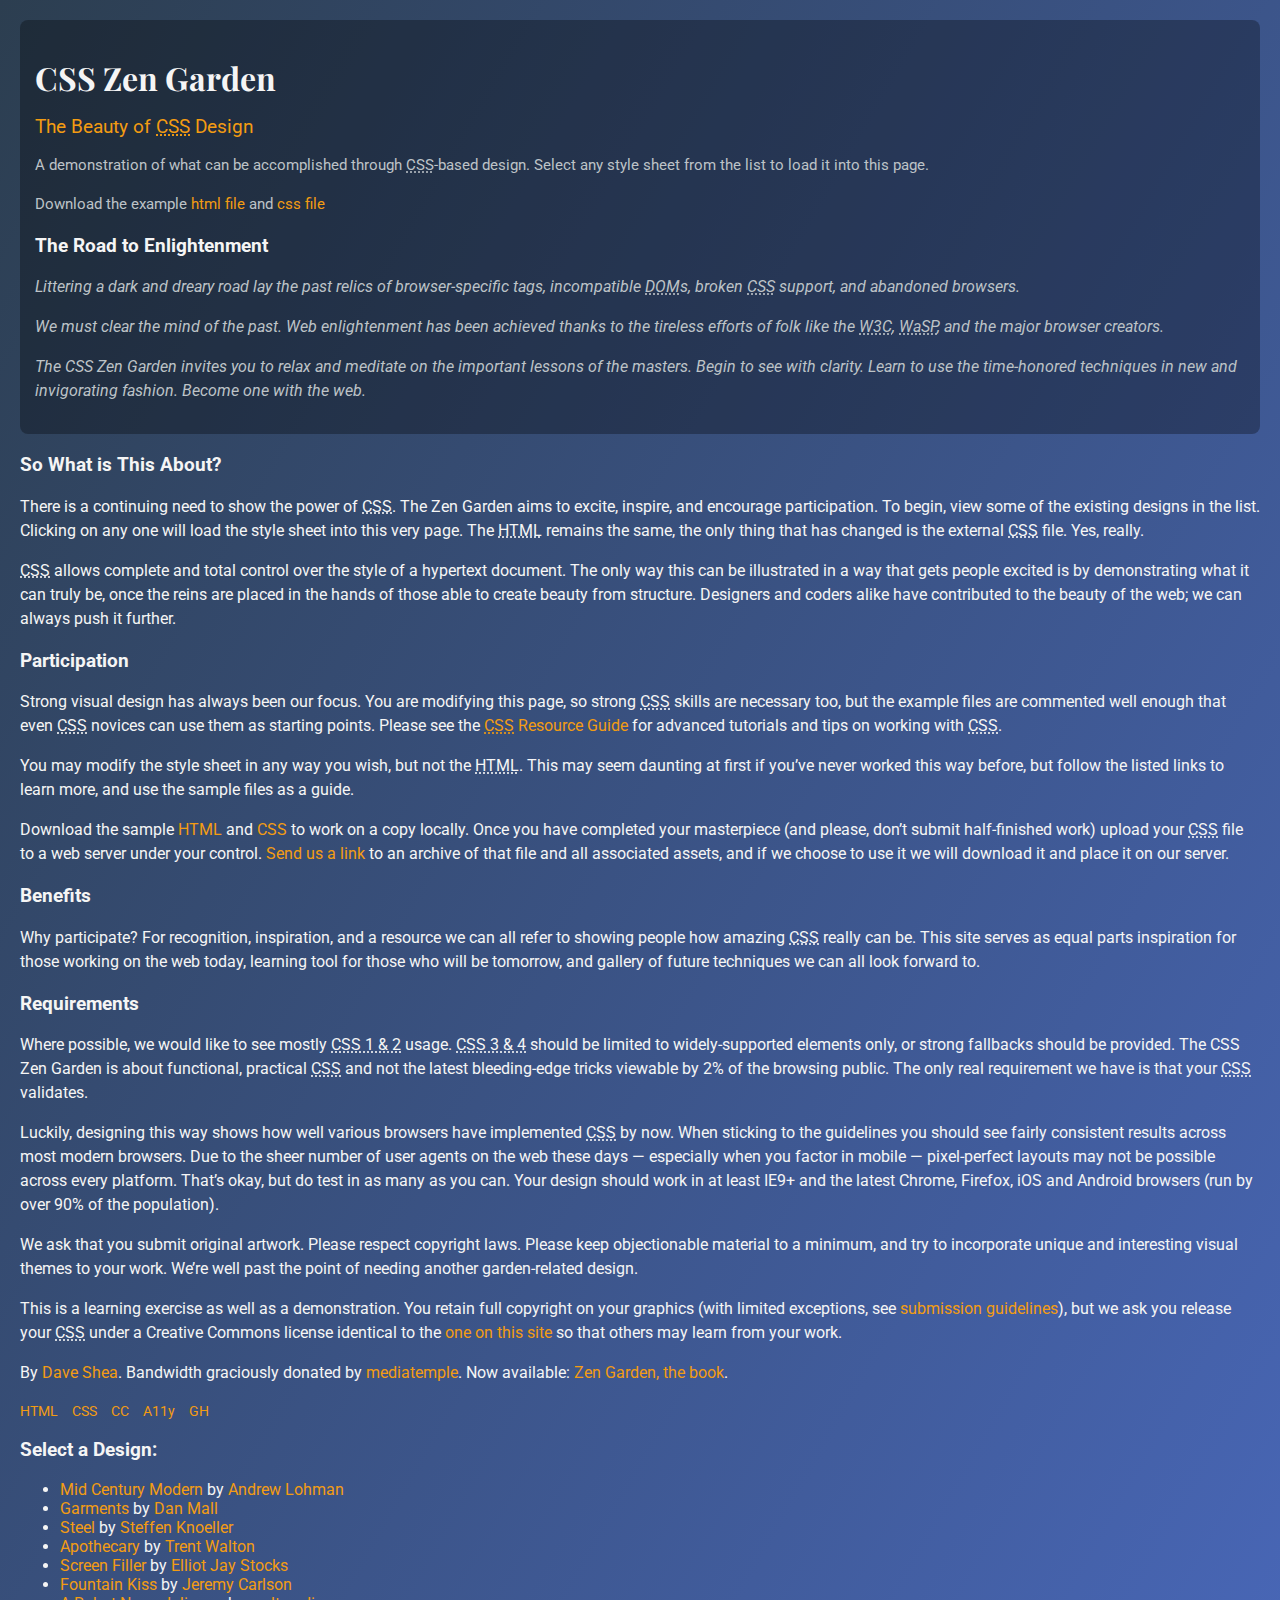
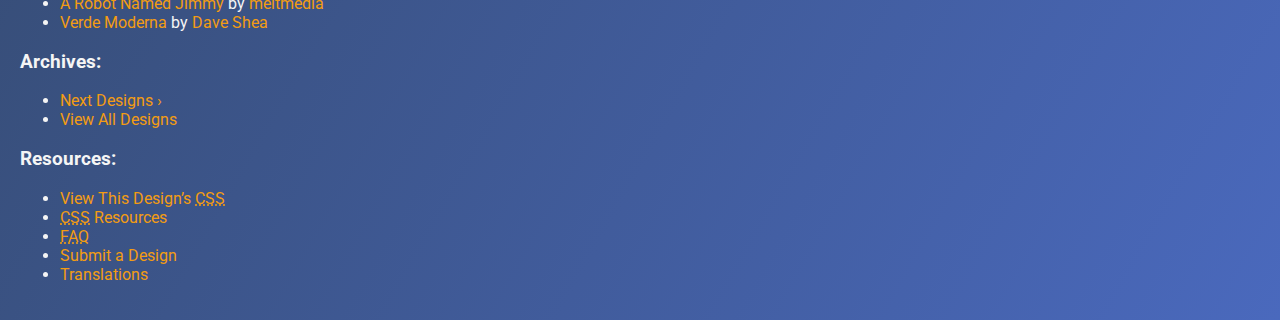
<file: Assignment 1/index.html>
<!DOCTYPE html>
<html lang="en">
<head>
	<meta charset="utf-8">
	<title>CSS Zen Garden: The Beauty of CSS Design</title>

	<link rel="stylesheet" media="screen" href="style.css?v=8may2013">
	<link rel="alternate" type="application/rss+xml" title="RSS" href="http://www.csszengarden.com/zengarden.xml">

	<meta name="viewport" content="width=device-width, initial-scale=1.0">
	<meta name="author" content="Dave Shea">
	<meta name="description" content="A demonstration of what can be accomplished visually through CSS-based design.">
	<meta name="robots" content="all">


	<!--[if lt IE 9]>
	<script src="script/html5shiv.js"></script>
	<![endif]-->
</head>

<!--



	View source is a feature, not a bug. Thanks for your curiosity and
	interest in participating!

	Here are the submission guidelines for the new and improved csszengarden.com:

	- CSS3? Of course! Prefix for ALL browsers where necessary.
	- go responsive; test your layout at multiple screen sizes.
	- your browser testing baseline: IE9+, recent Chrome/Firefox/Safari, and iOS/Android
	- Graceful degradation is acceptable, and in fact highly encouraged.
	- use classes for styling. Don't use ids.
	- web fonts are cool, just make sure you have a license to share the files. Hosted
	  services that are applied via the CSS file (ie. Google Fonts) will work fine, but
	  most that require custom HTML won't. TypeKit is supported, see the readme on this
	  page for usage instructions: https://github.com/mezzoblue/csszengarden.com/

	And a few tips on building your CSS file:

	- use :first-child, :last-child and :nth-child to get at non-classed elements
	- use ::before and ::after to create pseudo-elements for extra styling
	- use multiple background images to apply as many as you need to any element
	- use the Kellum Method for image replacement, if still needed. http://goo.gl/GXxdI
	- don't rely on the extra divs at the bottom. Use ::before and ::after instead.

		
-->

<body id="css-zen-garden">
<div class="page-wrapper">

	<section class="intro" id="zen-intro">
		<header role="banner">
			<h1>CSS Zen Garden</h1>
			<h2>The Beauty of <abbr title="Cascading Style Sheets">CSS</abbr> Design</h2>
		</header>

		<div class="summary" id="zen-summary" role="article">
			<p>A demonstration of what can be accomplished through <abbr title="Cascading Style Sheets">CSS</abbr>-based design. Select any style sheet from the list to load it into this page.</p>
			<p>Download the example <a href="/examples/index" title="This page's source HTML code, not to be modified.">html file</a> and <a href="/examples/style.css" title="This page's sample CSS, the file you may modify.">css file</a></p>
		</div>

		<div class="preamble" id="zen-preamble" role="article">
			<h3>The Road to Enlightenment</h3>
			<p>Littering a dark and dreary road lay the past relics of browser-specific tags, incompatible <abbr title="Document Object Model">DOM</abbr>s, broken <abbr title="Cascading Style Sheets">CSS</abbr> support, and abandoned browsers.</p>
			<p>We must clear the mind of the past. Web enlightenment has been achieved thanks to the tireless efforts of folk like the <abbr title="World Wide Web Consortium">W3C</abbr>, <abbr title="Web Standards Project">WaSP</abbr>, and the major browser creators.</p>
			<p>The CSS Zen Garden invites you to relax and meditate on the important lessons of the masters. Begin to see with clarity. Learn to use the time-honored techniques in new and invigorating fashion. Become one with the web.</p>
		</div>
	</section>

	<div class="main supporting" id="zen-supporting" role="main">
		<div class="explanation" id="zen-explanation" role="article">
			<h3>So What is This About?</h3>
			<p>There is a continuing need to show the power of <abbr title="Cascading Style Sheets">CSS</abbr>. The Zen Garden aims to excite, inspire, and encourage participation. To begin, view some of the existing designs in the list. Clicking on any one will load the style sheet into this very page. The <abbr title="HyperText Markup Language">HTML</abbr> remains the same, the only thing that has changed is the external <abbr title="Cascading Style Sheets">CSS</abbr> file. Yes, really.</p>
			<p><abbr title="Cascading Style Sheets">CSS</abbr> allows complete and total control over the style of a hypertext document. The only way this can be illustrated in a way that gets people excited is by demonstrating what it can truly be, once the reins are placed in the hands of those able to create beauty from structure. Designers and coders alike have contributed to the beauty of the web; we can always push it further.</p>
		</div>

		<div class="participation" id="zen-participation" role="article">
			<h3>Participation</h3>
			<p>Strong visual design has always been our focus. You are modifying this page, so strong <abbr title="Cascading Style Sheets">CSS</abbr> skills are necessary too, but the example files are commented well enough that even <abbr title="Cascading Style Sheets">CSS</abbr> novices can use them as starting points. Please see the <a href="/pages/resources/" title="A listing of CSS-related resources"><abbr title="Cascading Style Sheets">CSS</abbr> Resource Guide</a> for advanced tutorials and tips on working with <abbr title="Cascading Style Sheets">CSS</abbr>.</p>
			<p>You may modify the style sheet in any way you wish, but not the <abbr title="HyperText Markup Language">HTML</abbr>. This may seem daunting at first if you&#8217;ve never worked this way before, but follow the listed links to learn more, and use the sample files as a guide.</p>
			<p>Download the sample <a href="/examples/index" title="This page's source HTML code, not to be modified.">HTML</a> and <a href="/examples/style.css" title="This page's sample CSS, the file you may modify.">CSS</a> to work on a copy locally. Once you have completed your masterpiece (and please, don&#8217;t submit half-finished work) upload your <abbr title="Cascading Style Sheets">CSS</abbr> file to a web server under your control. <a href="/pages/submit/" title="Use the contact form to send us your CSS file">Send us a link</a> to an archive of that file and all associated assets, and if we choose to use it we will download it and place it on our server.</p>
		</div>

		<div class="benefits" id="zen-benefits" role="article">
			<h3>Benefits</h3>
			<p>Why participate? For recognition, inspiration, and a resource we can all refer to showing people how amazing <abbr title="Cascading Style Sheets">CSS</abbr> really can be. This site serves as equal parts inspiration for those working on the web today, learning tool for those who will be tomorrow, and gallery of future techniques we can all look forward to.</p>
		</div>

		<div class="requirements" id="zen-requirements" role="article">
			<h3>Requirements</h3>
			<p>Where possible, we would like to see mostly <abbr title="Cascading Style Sheets, levels 1 and 2">CSS 1 &amp; 2</abbr> usage. <abbr title="Cascading Style Sheets, levels 3 and 4">CSS 3 &amp; 4</abbr> should be limited to widely-supported elements only, or strong fallbacks should be provided. The CSS Zen Garden is about functional, practical <abbr title="Cascading Style Sheets">CSS</abbr> and not the latest bleeding-edge tricks viewable by 2% of the browsing public. The only real requirement we have is that your <abbr title="Cascading Style Sheets">CSS</abbr> validates.</p>
			<p>Luckily, designing this way shows how well various browsers have implemented <abbr title="Cascading Style Sheets">CSS</abbr> by now. When sticking to the guidelines you should see fairly consistent results across most modern browsers. Due to the sheer number of user agents on the web these days &#8212; especially when you factor in mobile &#8212; pixel-perfect layouts may not be possible across every platform. That&#8217;s okay, but do test in as many as you can. Your design should work in at least IE9+ and the latest Chrome, Firefox, iOS and Android browsers (run by over 90% of the population).</p>
			<p>We ask that you submit original artwork. Please respect copyright laws. Please keep objectionable material to a minimum, and try to incorporate unique and interesting visual themes to your work. We&#8217;re well past the point of needing another garden-related design.</p>
			<p>This is a learning exercise as well as a demonstration. You retain full copyright on your graphics (with limited exceptions, see <a href="/pages/submit/guidelines/">submission guidelines</a>), but we ask you release your <abbr title="Cascading Style Sheets">CSS</abbr> under a Creative Commons license identical to the <a href="http://creativecommons.org/licenses/by-nc-sa/3.0/" title="View the Zen Garden's license information.">one on this site</a> so that others may learn from your work.</p>
			<p role="contentinfo">By <a href="http://www.mezzoblue.com/">Dave Shea</a>. Bandwidth graciously donated by <a href="http://www.mediatemple.net/">mediatemple</a>. Now available: <a href="http://www.amazon.com/exec/obidos/ASIN/0321303474/mezzoblue-20/">Zen Garden, the book</a>.</p>
		</div>

		<footer>
			<a href="http://validator.w3.org/check/referer" title="Check the validity of this site&#8217;s HTML" class="zen-validate-html">HTML</a>
			<a href="http://jigsaw.w3.org/css-validator/check/referer" title="Check the validity of this site&#8217;s CSS" class="zen-validate-css">CSS</a>
			<a href="http://creativecommons.org/licenses/by-nc-sa/3.0/" title="View the Creative Commons license of this site: Attribution-NonCommercial-ShareAlike." class="zen-license">CC</a>
			<a href="http://mezzoblue.com/zengarden/faq/#aaa" title="Read about the accessibility of this site" class="zen-accessibility">A11y</a>
			<a href="https://github.com/mezzoblue/csszengarden.com" title="Fork this site on Github" class="zen-github">GH</a>
		</footer>

	</div>


	<aside class="sidebar" role="complementary">
		<div class="wrapper">

			<div class="design-selection" id="design-selection">
				<h3 class="select">Select a Design:</h3>
				<nav role="navigation">
					<ul>
					<li>
						<a href="/221/" class="design-name">Mid Century Modern</a> by						<a href="http://andrewlohman.com/" class="designer-name">Andrew Lohman</a>
					</li>					<li>
						<a href="/220/" class="design-name">Garments</a> by						<a href="http://danielmall.com/" class="designer-name">Dan Mall</a>
					</li>					<li>
						<a href="/219/" class="design-name">Steel</a> by						<a href="http://steffen-knoeller.de" class="designer-name">Steffen Knoeller</a>
					</li>					<li>
						<a href="/218/" class="design-name">Apothecary</a> by						<a href="http://trentwalton.com" class="designer-name">Trent Walton</a>
					</li>					<li>
						<a href="/217/" class="design-name">Screen Filler</a> by						<a href="http://elliotjaystocks.com/" class="designer-name">Elliot Jay Stocks</a>
					</li>					<li>
						<a href="/216/" class="design-name">Fountain Kiss</a> by						<a href="http://jeremycarlson.com" class="designer-name">Jeremy Carlson</a>
					</li>					<li>
						<a href="/215/" class="design-name">A Robot Named Jimmy</a> by						<a href="http://meltmedia.com/" class="designer-name">meltmedia</a>
					</li>					<li>
						<a href="/214/" class="design-name">Verde Moderna</a> by						<a href="http://www.mezzoblue.com/" class="designer-name">Dave Shea</a>
					</li>					</ul>
				</nav>
			</div>

			<div class="design-archives" id="design-archives">
				<h3 class="archives">Archives:</h3>
				<nav role="navigation">
					<ul>
						<li class="next">
							<a href="/214/page1">
								Next Designs <span class="indicator">&rsaquo;</span>
							</a>
						</li>
						<li class="viewall">
							<a href="/pages/alldesigns/" title="View every submission to the Zen Garden.">
								View All Designs							</a>
						</li>
					</ul>
				</nav>
			</div>

			<div class="zen-resources" id="zen-resources">
				<h3 class="resources">Resources:</h3>
				<ul>
					<li class="view-css">
						<a href="style.css" title="View the source CSS file of the currently-viewed design.">
							View This Design&#8217;s <abbr title="Cascading Style Sheets">CSS</abbr>						</a>
					</li>
					<li class="css-resources">
						<a href="/pages/resources/" title="Links to great sites with information on using CSS.">
							<abbr title="Cascading Style Sheets">CSS</abbr> Resources						</a>
					</li>
					<li class="zen-faq">
						<a href="/pages/faq/" title="A list of Frequently Asked Questions about the Zen Garden.">
							<abbr title="Frequently Asked Questions">FAQ</abbr>						</a>
					</li>
					<li class="zen-submit">
						<a href="/pages/submit/" title="Send in your own CSS file.">
							Submit a Design						</a>
					</li>
					<li class="zen-translations">
						<a href="/pages/translations/" title="View translated versions of this page.">
							Translations						</a>
					</li>
				</ul>
			</div>
		</div>
	</aside>


</div>

<!--

	These superfluous divs/spans were originally provided as catch-alls to add extra imagery.
	These days we have full ::before and ::after support, favour using those instead.
	These only remain for historical design compatibility. They might go away one day.
		
-->
<div class="extra1" role="presentation"></div><div class="extra2" role="presentation"></div><div class="extra3" role="presentation"></div>
<div class="extra4" role="presentation"></div><div class="extra5" role="presentation"></div><div class="extra6" role="presentation"></div>

</body>
</html>
</file>
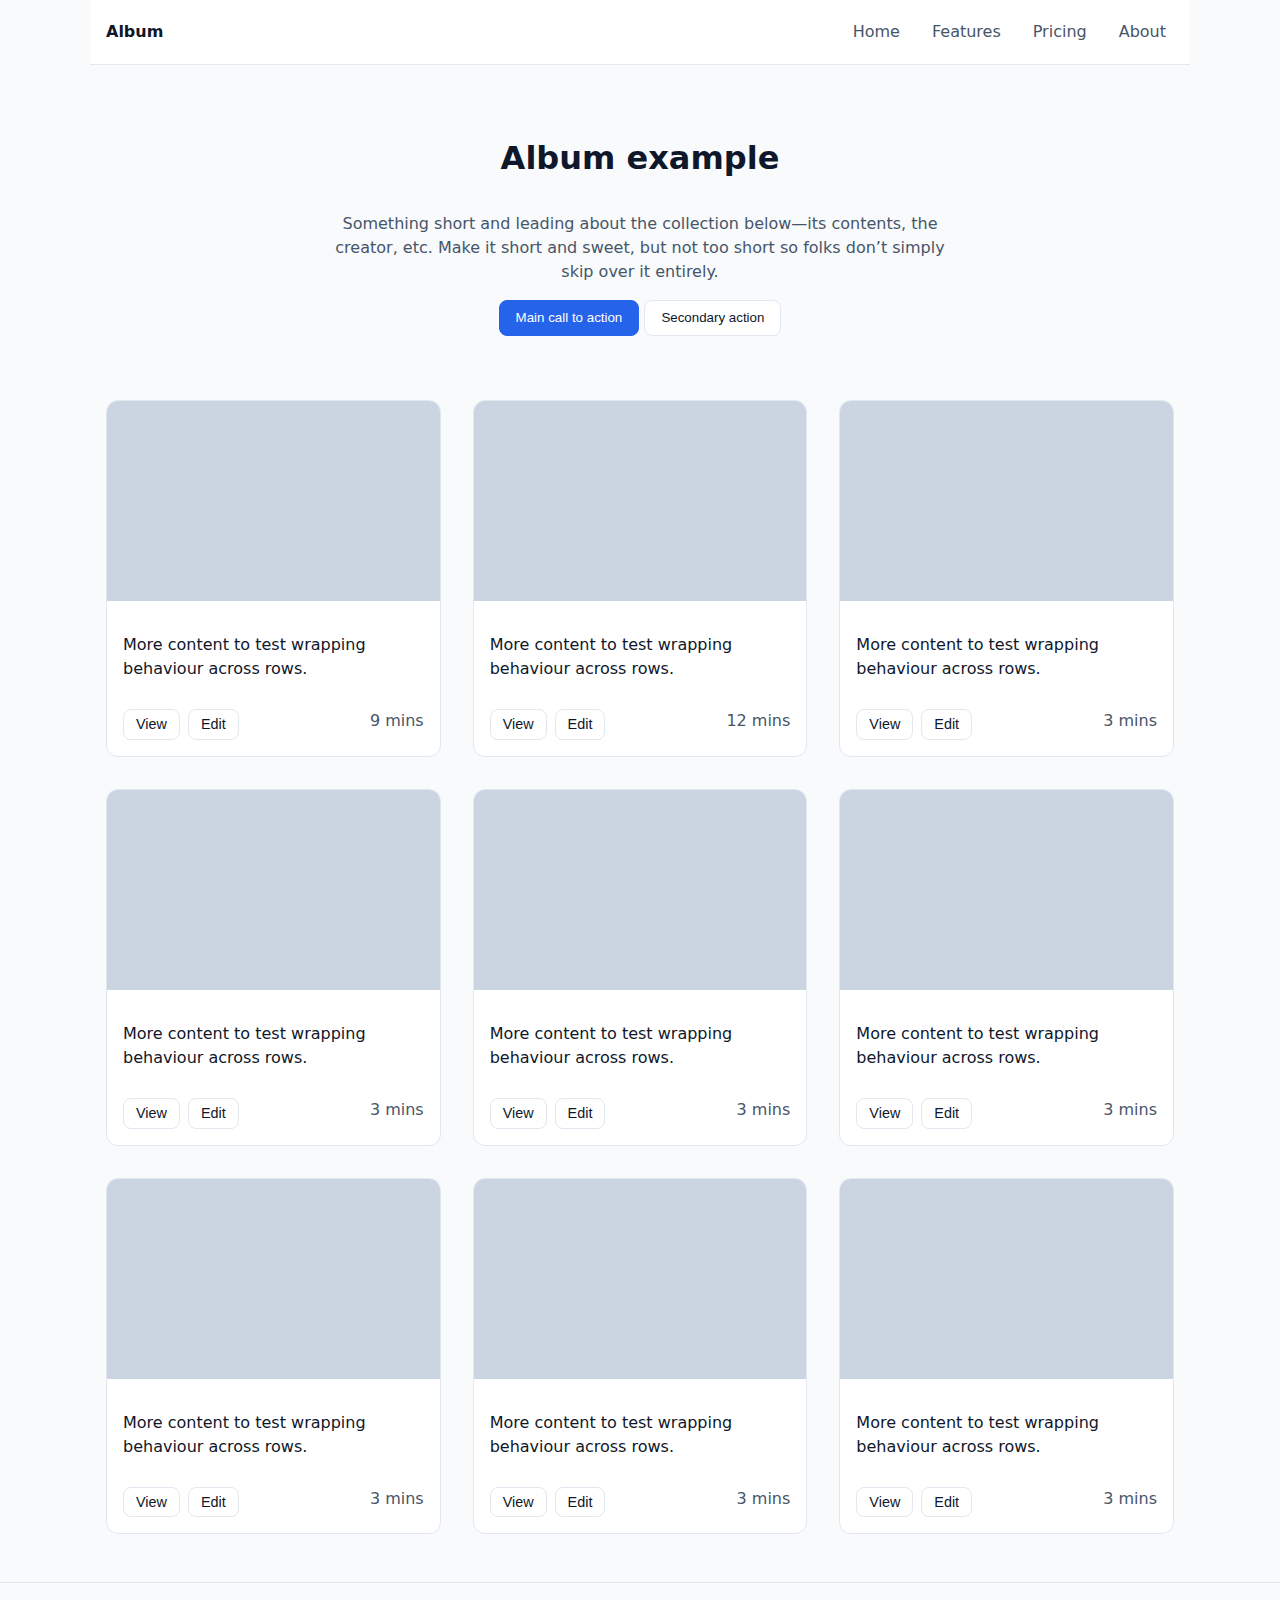
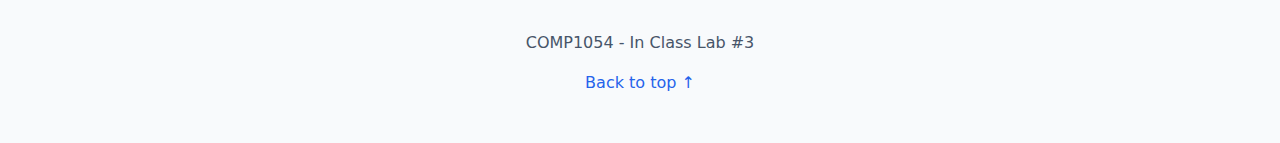
<file: Lab 3/index.html>
<!DOCTYPE html>
<html lang="en-CA">

<head>
    <meta charset="utf-8" />
    <meta name="viewport" content="width=device-width, initial-scale=1" />
    <title>Album (Flexbox Lab Starter)</title>
    <link rel="stylesheet" href="styles.css" />
</head>

<body>
<!-- Header -->
<header class="site-header container">
    <div class="brand">
        <a href="#" class="brand-link" aria-label="Brand">Album</a>
    </div>
    <nav class="top-nav" aria-label="Primary">
        <a href="#" class="nav-link">Home</a>
        <a href="#" class="nav-link">Features</a>
        <a href="#" class="nav-link">Pricing</a>
        <a href="#" class="nav-link">About</a>
    </nav>
</header>

<!-- Hero -->
<section class="hero container">
    <h1>Album example</h1>
    <p class="lead">
        Something short and leading about the collection below—its contents, the creator, etc.
        Make it short and sweet, but not too short so folks don’t simply skip over it entirely.
    </p>
    <div class="hero-actions">
        <button class="btn primary">Main call to action</button>
        <button class="btn">Secondary action</button>
    </div>
</section>

<!-- Album -->
<main class="album container" aria-label="Album of cards">
    <div class="cards">
        <article class="card">
            <div class="thumb" role="img" aria-label="Placeholder image"></div>
            <div class="card-body">
                <p>More content to test wrapping behaviour across rows.</p>
                <div class="card-actions">
                    <button class="btn small">View</button>
                    <button class="btn small">Edit</button>
                    <span class="time meta">9 mins</span>
                </div>
            </div>
        </article>

        <article class="card">
            <div class="thumb" role="img" aria-label="Placeholder image"></div>
            <div class="card-body">
                <p>More content to test wrapping behaviour across rows.</p>
                <div class="card-actions">
                    <button class="btn small">View</button>
                    <button class="btn small">Edit</button>
                    <span class="time meta">12 mins</span>
                </div>
            </div>
        </article>

        <article class="card">
            <div class="thumb" role="img" aria-label="Placeholder image"></div>
            <div class="card-body">
                <p>More content to test wrapping behaviour across rows.</p>
                <div class="card-actions">
                    <button class="btn small">View</button>
                    <button class="btn small">Edit</button>
                    <span class="time meta">3 mins</span>
                </div>
            </div>
        </article>

        <article class="card">
            <div class="thumb" role="img" aria-label="Placeholder image"></div>
            <div class="card-body">
                <p>More content to test wrapping behaviour across rows.</p>
                <div class="card-actions">
                    <button class="btn small">View</button>
                    <button class="btn small">Edit</button>
                    <span class="time meta">3 mins</span>
                </div>
            </div>
        </article>

        <article class="card">
            <div class="thumb" role="img" aria-label="Placeholder image"></div>
            <div class="card-body">
                <p>More content to test wrapping behaviour across rows.</p>
                <div class="card-actions">
                    <button class="btn small">View</button>
                    <button class="btn small">Edit</button>
                    <span class="time meta">3 mins</span>
                </div>
            </div>
        </article>

        <article class="card">
            <div class="thumb" role="img" aria-label="Placeholder image"></div>
            <div class="card-body">
                <p>More content to test wrapping behaviour across rows.</p>
                <div class="card-actions">
                    <button class="btn small">View</button>
                    <button class="btn small">Edit</button>
                    <span class="time meta">3 mins</span>
                </div>
            </div>
        </article>

        <article class="card">
            <div class="thumb" role="img" aria-label="Placeholder image"></div>
            <div class="card-body">
                <p>More content to test wrapping behaviour across rows.</p>
                <div class="card-actions">
                    <button class="btn small">View</button>
                    <button class="btn small">Edit</button>
                    <span class="time meta">3 mins</span>
                </div>
            </div>
        </article>

        <article class="card">
            <div class="thumb" role="img" aria-label="Placeholder image"></div>
            <div class="card-body">
                <p>More content to test wrapping behaviour across rows.</p>
                <div class="card-actions">
                    <button class="btn small">View</button>
                    <button class="btn small">Edit</button>
                    <span class="time meta">3 mins</span>
                </div>
            </div>
        </article>

        <article class="card">
            <div class="thumb" role="img" aria-label="Placeholder image"></div>
            <div class="card-body">
                <p>More content to test wrapping behaviour across rows.</p>
                <div class="card-actions">
                    <button class="btn small">View</button>
                    <button class="btn small">Edit</button>
                    <span class="time meta">3 mins</span>
                </div>
            </div>
        </article>

    </div>
</main>

<!-- Footer -->
<footer class="site-footer">
    <p>COMP1054 - In Class Lab #3</p>
    <a href="#" class="back-to-top">Back to top ↑</a>
</footer>
</body>

</html>
</file>
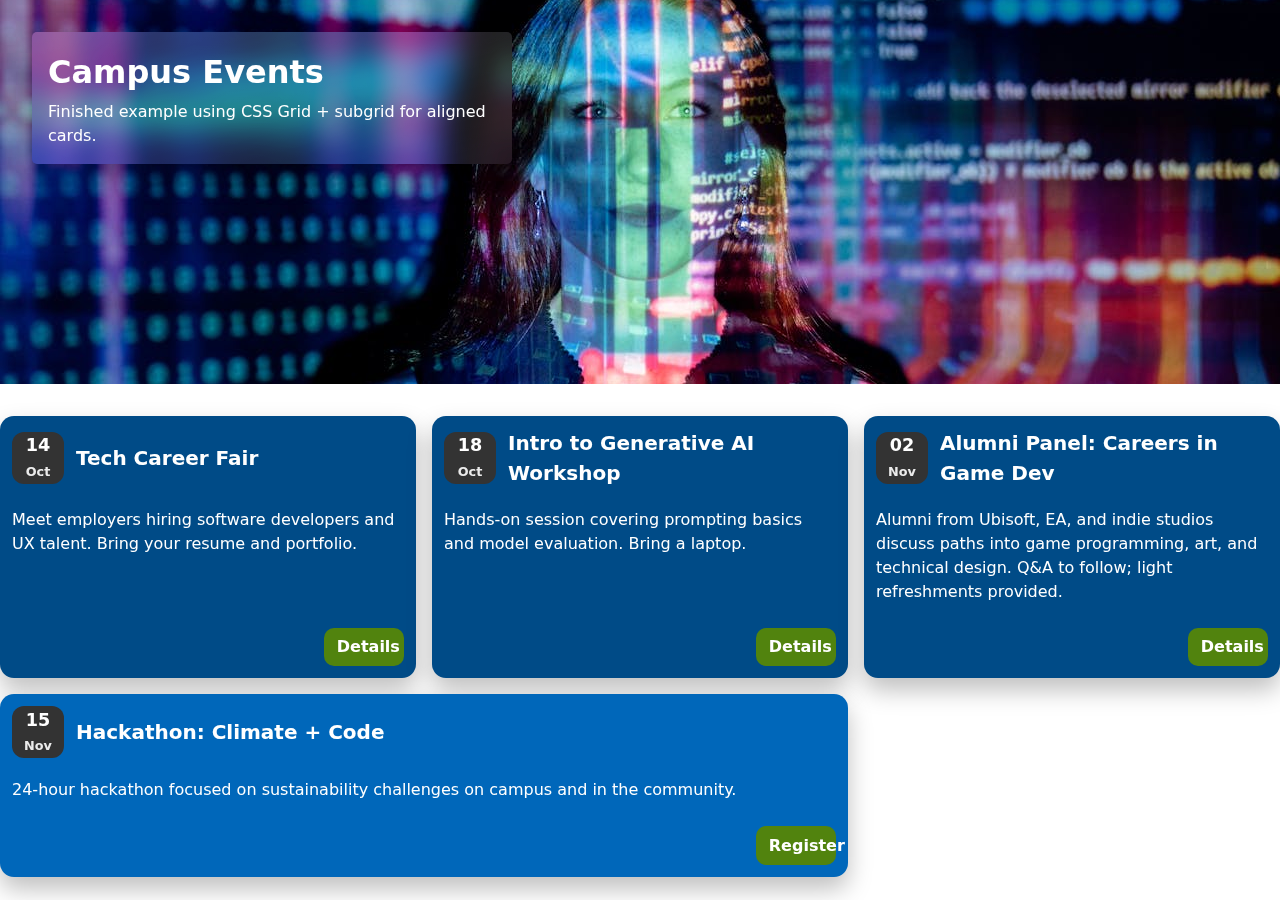
<file: Lab 4/index.html>
<!doctype html>
<html lang="en-CA">

<head>
  <meta charset="utf-8" />
  <meta name="viewport" content="width=device-width, initial-scale=1" />
  <title>Campus Events — Grid Lab (Finished Example)</title>
  <link rel="stylesheet" href="styles.css" />
</head>

<body>
<header class="site-header">
  <div class="header-bg">
    <h1>Campus Events</h1>
    <p class="lede">Finished example using CSS Grid + subgrid for aligned cards.</p>
  </div>
</header>

<main>
  <section class="events" aria-label="Upcoming events">
    <!-- Card 1 -->
    <article class="event-card">
      <header class="event-card__header">
        <time class="event-card__date" datetime="2025-10-14">
          <span class="event-card__date-day">14</span>
          <span class="event-card__date-mon">Oct</span>
        </time>
        <h2 class="event-card__title">Tech Career Fair</h2>
      </header>

      <p class="event-card__desc">
        Meet employers hiring software developers and UX talent. Bring your resume and portfolio.
      </p>

      <footer class="event-card__footer">
        <a class="btn" href="#" aria-label="Learn more about Tech Career Fair">Details</a>
      </footer>
    </article>

    <!-- Card 2 -->
    <article class="event-card">
      <header class="event-card__header">
        <time class="event-card__date" datetime="2025-10-18">
          <span class="event-card__date-day">18</span>
          <span class="event-card__date-mon">Oct</span>
        </time>
        <h2 class="event-card__title">Intro to Generative AI Workshop</h2>
      </header>

      <p class="event-card__desc">
        Hands-on session covering prompting basics and model evaluation. Bring a laptop.
      </p>

      <footer class="event-card__footer">
        <a class="btn" href="#" aria-label="Learn more about Intro to Generative AI Workshop">Details</a>
      </footer>
    </article>

    <!-- Card 3 (longer text to test alignment) -->
    <article class="event-card">
      <header class="event-card__header">
        <time class="event-card__date" datetime="2025-11-02">
          <span class="event-card__date-day">02</span>
          <span class="event-card__date-mon">Nov</span>
        </time>
        <h2 class="event-card__title">Alumni Panel: Careers in Game Dev</h2>
      </header>

      <p class="event-card__desc">
        Alumni from Ubisoft, EA, and indie studios discuss paths into game programming, art,
        and technical design. Q&amp;A to follow; light refreshments provided.
      </p>

      <footer class="event-card__footer">
        <a class="btn" href="#" aria-label="Learn more about Alumni Panel: Careers in Game Dev">Details</a>
      </footer>
    </article>

    <!-- Featured card (spans on wide screens) -->
    <article class="event-card event-card--featured">
      <header class="event-card__header">
        <time class="event-card__date" datetime="2025-11-15">
          <span class="event-card__date-day">15</span>
          <span class="event-card__date-mon">Nov</span>
        </time>
        <h2 class="event-card__title">Hackathon: Climate + Code</h2>
      </header>

      <p class="event-card__desc">
        24-hour hackathon focused on sustainability challenges on campus and in the community.
      </p>

      <footer class="event-card__footer">
        <a class="btn" href="#" aria-label="Learn more about Hackathon: Climate + Code">Register</a>
      </footer>
    </article>
  </section>
</main>
</body>

</html>
</file>
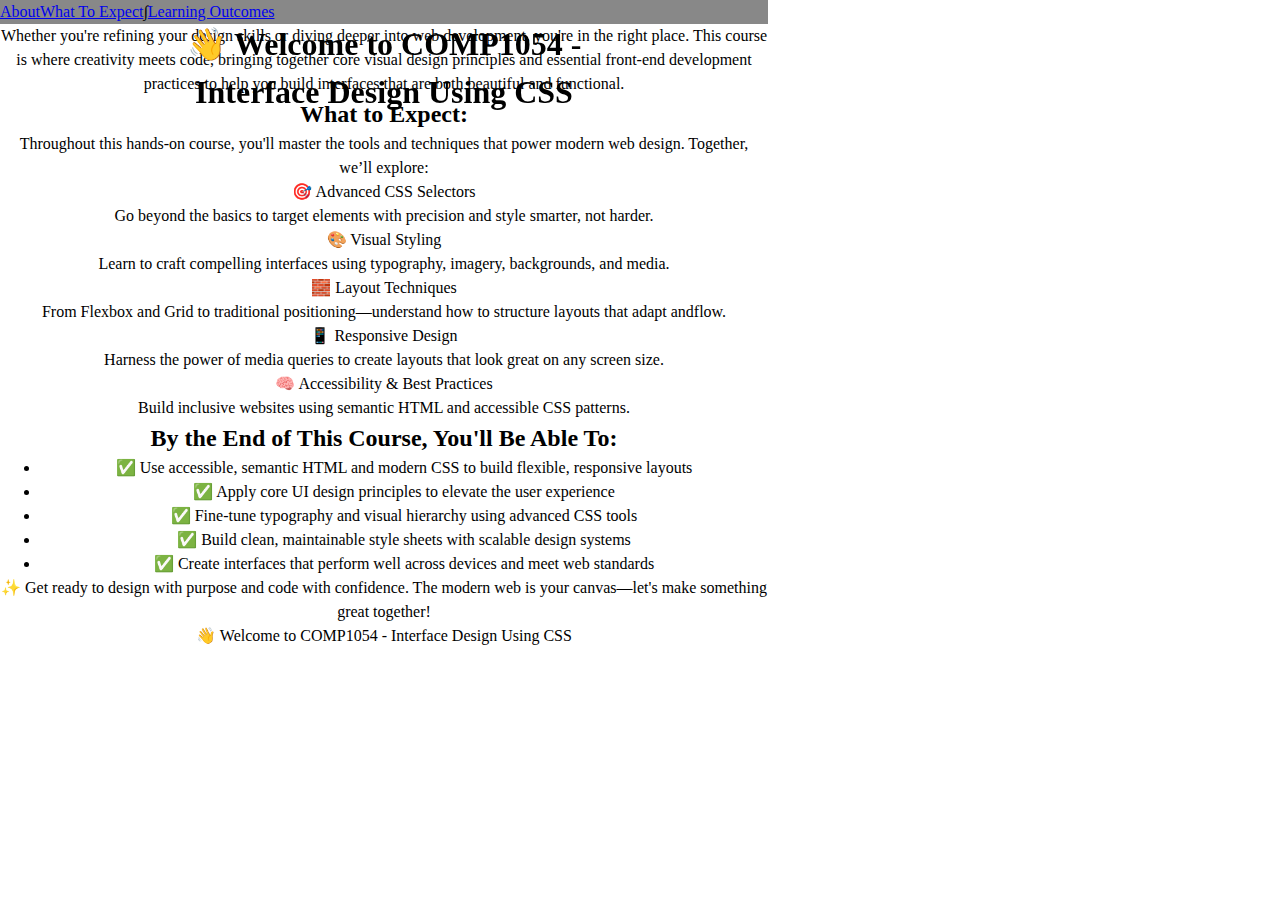
<file: week 1 activity 1/index.html>
<!DOCTYPE html>
<html lang="en">

<head>
    <meta charset="UTF-8">
    <meta name="viewport" content="width=device-width, initial-scale=1.0">
    <link rel="preconnect" href="https://fonts.googleapis.com">
    <link rel="preconnect" href="https://fonts.gstatic.com" crossorigin>
    <link
            href="https://fonts.googleapis.com/css2?family=Nunito:ital,wght@0,200..1000;1,200..1000&family=Roboto:ital,wght@0,100..900;1,100..900&display=swap"
            rel="stylesheet">
    <link href="main.css" rel="stylesheet">
    <title>COMP1054 - Week One - Activity One</title>
</head>

<body>
<div class="wrapper">
    <header>
        <nav>
            <a href="#intro"> About</a>
            <a href="#expect"> What To Expect</a>∫
            <a href="#learning"> Learning Outcomes</a>
        </nav>
        <h1>👋 Welcome to COMP1054 - Interface Design Using CSS </h1>
    </header>

    <section id="intro">
        <p>Whether you're refining your design skills or diving deeper into web development, you're in the right
            place.
            This course is where creativity meets code, bringing together core visual design principles and
            essential
            front-end development practices to help you build interfaces that are both beautiful and functional.</p>
    </section>
    <section id="expect">
        <section>
            <h2> What to Expect:</h2>
            <p>Throughout this hands-on course, you'll master the tools and techniques that power modern web
                design.
                Together, we’ll explore:</p>
            <dl>
                <dt>
                    🎯 Advanced CSS Selectors
                </dt>
                <dd>Go beyond the basics to target elements with precision and style smarter, not harder.</dd>
                <dt>🎨 Visual Styling</dt>
                <dd>Learn to craft compelling interfaces using typography, imagery, backgrounds, and media.</dd>
                <dt>🧱 Layout Techniques</dt>
                <dd>From Flexbox and Grid to traditional positioning—understand how to structure layouts that
                    adapt
                    andflow.</dd>
                <dt>📱 Responsive Design</dt>
                <dd>Harness the power of media queries to create layouts that look great on any screen size.
                </dd>
                <dt>🧠 Accessibility & Best Practices</dt>
                <dd>Build inclusive websites using semantic HTML and accessible CSS patterns.</dd>
            </dl>
        </section>
        <section>
            <h2>By the End of This Course, You'll Be Able To:</h2>
            <ul>
                <li>✅ Use accessible, semantic HTML and modern CSS to build flexible, responsive layouts</li>
                <li>✅ Apply core UI design principles to elevate the user experience</li>
                <li>✅ Fine-tune typography and visual hierarchy using advanced CSS tools</li>
                <li>✅ Build clean, maintainable style sheets with scalable design systems</li>
                <li>✅ Create interfaces that perform well across devices and meet web standards</li>
            </ul>
        </section>
    </section>
    <section id="ready">
        <p>✨ Get ready to design with purpose and code with confidence. The modern web is your canvas—let's make
            something great together!</p>
    </section>
    <footer>
        <p> 👋 Welcome to COMP1054 - Interface Design Using CSS </p>
    </footer>
</div>
</body>

</html>
</file>
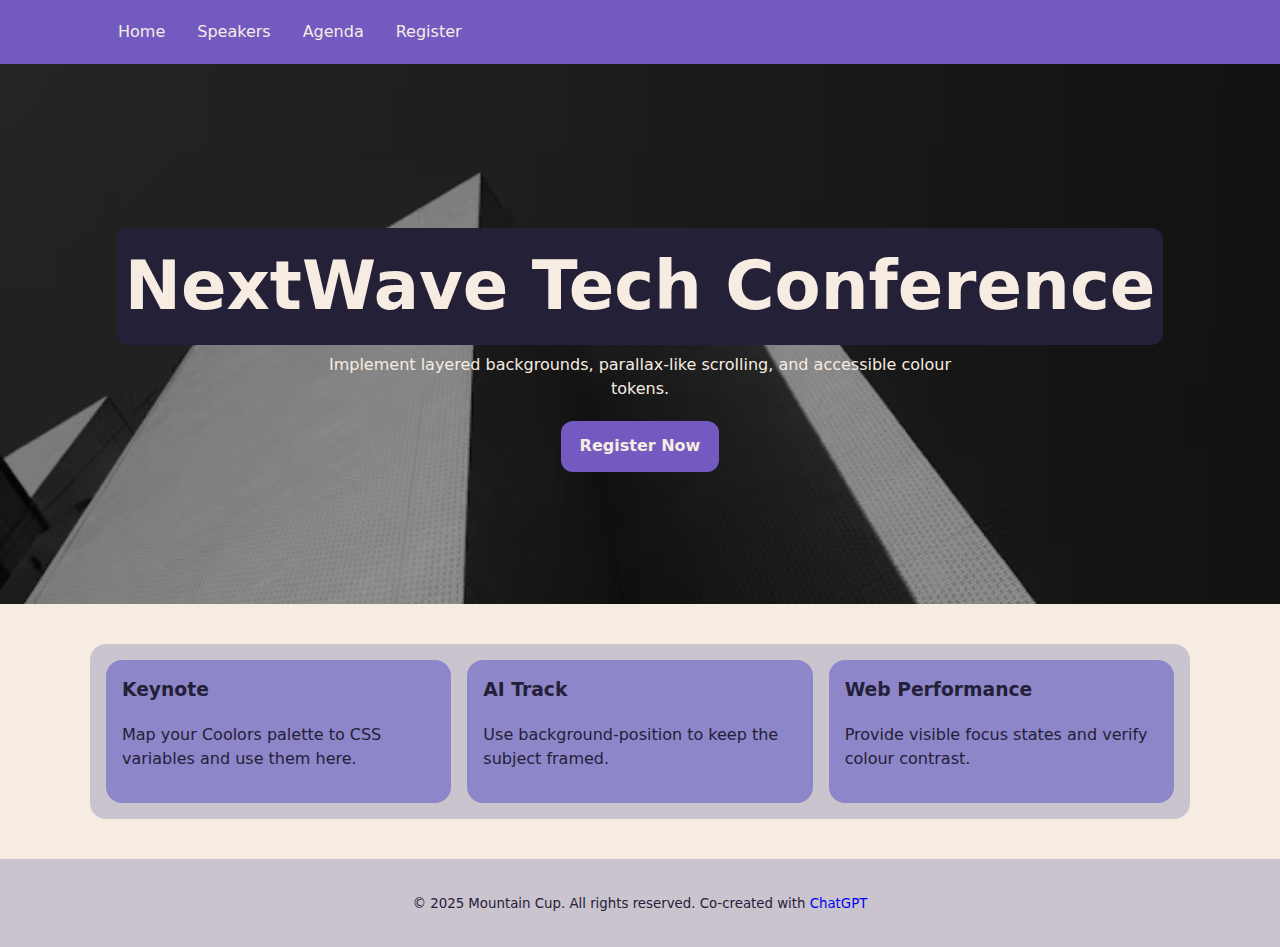
<file: Lab2/landing-tech-conference.html>
<!DOCTYPE html>
<html lang="en">
<head>
    <meta charset="utf-8" />
    <meta name="viewport" content="width=device-width, initial-scale=1" />
    <title>NextWave Tech Conference — Starter (Student-Focused)</title>
    <meta name="description" content="Starter landing page for a tech conference theme." />
    <link href="styles.css" rel="stylesheet">
</head>
<body>
<a class="skip-link" href="#main">Skip to main content</a>

<header>
    <nav class="nav" aria-label="Primary">
        <a href="#" aria-current="page">Home</a>
        <a href="#">Speakers</a>
        <a href="#">Agenda</a>
        <a href="#">Register</a>
    </nav>
</header>

<main id="main">
    <section class="hero" aria-label="Hero">
        <div>
            <h1>NextWave Tech Conference</h1>
            <p>Implement layered backgrounds, parallax-like scrolling, and accessible colour tokens.</p>
            <a class="btn" href="#register">Register Now</a>
        </div>
    </section>

    <section class="speakers" aria-label="Featured Speakers">
        <article class="card">
            <h3>Keynote</h3>
            <p>Map your Coolors palette to CSS variables and use them here.</p>
        </article>
        <article class="card">
            <h3>AI Track</h3>
            <p>Use background-position to keep the subject framed.</p>
        </article>
        <article class="card">
            <h3>Web Performance</h3>
            <p>Provide visible focus states and verify colour contrast.</p>
        </article>
    </section>
</main>

<footer>
    <small>&copy; <span id="year">2025</span> Mountain Cup. All rights reserved. Co-created with <a href="https://chatgpt.com/">ChatGPT</a></small>
</footer>
</body>
</html>
</file>
<file: Assignment 1/style.css>
/* Torin Grasley COMP1054 Assignment 1

/* Importing 2 web fonts from Google Fonts */
@import url('https://fonts.googleapis.com/css2?family=Roboto:wght@400;700&family=Playfair+Display:wght@400;700&display=swap');

/* Using variables for colors */
:root {
    --bg1: #2c3e50;
    --bg2: #4a69bd;
    --text-color: #f5f5f5;
    --accent: #f39c12;
    --secondary: #bdc3c7;
}

/* Type Selector */
body {
    font-family: 'Roboto', sans-serif;
    background: linear-gradient(120deg, var(--bg1), var(--bg2)); /* gradient background */
    color: var(--text-color);
    margin: 0;
    padding: 20px;
}

a {
    color: var(--accent);
    text-decoration: none;
}

a:hover {
    color: #fff;
    text-decoration: underline;
}

/* ID selector */
#zen-intro {
    background: rgba(0,0,0,0.3);
    padding: 15px;
    border-radius: 8px;
}

/* Class Selector */
.summary {
    font-size: 0.95rem;
    color: var(--secondary);
}

/* Descendant Combinator */
header h1 {
    font-family: 'Playfair Display', serif;
    font-size: 2rem;
    margin-bottom: 5px;
}

/* Child Combinator */
.page-wrapper > section {
    margin-bottom: 20px;
}

/* Adjacent siblings */
header h1 + h2 {
    font-size: 1.2rem;
    font-weight: normal;
    color: var(--accent);
}

/* General Sibling Combinator */
.preamble h3 ~ p {
    font-style: italic;
    color: var(--secondary);
}

/* Attribute Selector */
a[title] {
    color: var(--accent);
    text-decoration: none;
}

/* Psuedo Class */
a[title]:hover {
    text-decoration: underline;
    color: #fff;
}

p {
    line-height: 1.5;
    margin-bottom: 1rem;
}

footer a {
    color: var(--secondary);
    margin-right: 10px;
    font-size: 0.9rem;
}
</file>
<file: Lab 3/styles.css>
* {
    box-sizing: border-box;
}

:root {
    --bg: #f8fafc;
    --text: #0f172a;
    --muted: #475569;
    --panel: #ffffff;
    --border: #e2e8f0;
    --accent: #2563eb;
    --accent-600: #1d4ed8;
    --gap: 1rem;
}

html,
body {
    margin: 0;
    background: var(--bg);
    color: var(--text);
    font: 16px/1.5 system-ui, -apple-system, Segoe UI, Roboto, Arial, sans-serif;
}

.container {
    max-width: 1100px;
    margin: 0 auto;
    padding: 1rem;
}

/* Header */
.site-header {
    border-bottom: 1px solid var(--border);
    background: var(--panel);
    /* Hint: this area should space the brand and nav apart and keep them aligned */
    display: flex;
    justify-content: space-between;
    align-items: center;
}

.brand-link {
    text-decoration: none;
    color: var(--text);
    font-weight: 700;
}

.top-nav {
    /* Hint: try arranging links in a row with some spacing */
    display: flex;
    gap: 1rem;
}

.nav-link {
    color: var(--muted);
    text-decoration: none;
    padding: 0.25rem 0.5rem;
}

.nav-link:hover,
.nav-link:focus {
    color: var(--text);
}

/* Hero */
.hero {
    /* Hint: consider a layout that stacks elements and centers them */
    display: flex;
    flex-direction: column;
    align-items: center;
    text-align: center;
    padding: 3rem 1rem;
}

.hero .lead {
    color: var(--muted);
    max-width: 60ch;
    margin: 0.5rem auto 1rem;
}

.hero-actions {
    /* Hint: place these buttons side by side with a little gap */
}

.btn {
    border: 1px solid var(--border);
    background: #fff;
    color: var(--text);
    border-radius: 8px;
    padding: 0.6rem 1rem;
    cursor: pointer;
}

.btn.primary {
    background: var(--accent);
    border-color: var(--accent);
    color: #fff;
}

.btn.primary:hover {
    background: var(--accent-600);
    border-color: var(--accent-600);
}

.btn.small {
    padding: 0.4rem 0.75rem;
    font-size: 0.9rem;
}

/* Album grid */
.album {
    padding-top: 1rem;
    padding-bottom: 3rem;
}

.cards {
    /* Hint: think about letting these child cards wrap onto new lines */
    display:flex;
    flex-wrap: wrap;
    gap: 2rem;
}

.card {
    background: var(--panel);
    border: 1px solid var(--border);
    border-radius: 12px;
    overflow: hidden;
    display: flex;
    /* column layout for card content */
    flex-direction: column;
    /* Hint: flexible sizing here will control how many cards fit per row */
    flex: 1 1 300px;

}

.thumb {
    background: #cbd5e1;
    height: 200px;
    /* placeholder height */
}

.card-body {
    display: flex;
    flex-direction: column;
    gap: 0.75rem;
    padding: 1rem;
}

.card-actions {
    display: flex;
    gap: 0.5rem;
    /* Hint: what could you do so this section always sits at the bottom? */
    align-content: flex-end;
}

.meta {
    color: var(--muted);
    margin-left: auto;
}

/* Footer */
.site-footer {
    border-top: 1px solid var(--border);
    text-align: center;
    color: var(--muted);
    padding: 2rem 1rem 3rem;
}

.back-to-top {
    color: var(--accent);
    text-decoration: none;
}


/* Reflection

1 – Which sections of the layout felt like a natural fit for Flexbox?

2 – Which sections were workable with Flexbox, but felt a bit limited or could be improved? */
</file>
<file: Lab 4/styles.css>
/* ========================
   Campus Events — Grid Lab
   ======================== */


/* Review the following CSS and the comments. There are 5 Tasks to complete in order to create the required layout for the campus events page. */

/* Base tokens */
:root {
    --bg: #fff;
    --panel: #004b87;
    --text: #fff;
    --muted: #333;
    --accent: rgb(81 131 14);
    /* glassmorphism effect */
    --glass-blur: 14px;
    --glass-sat: 1.35;
    --glass-alpha-strong: 0.18;
    --glass-alpha-weak: 0.08;
    --glass-border-alpha: 0.35;
    --radius: 14px;
    --gap: 1rem;
}

* {
    box-sizing: border-box;
}

html,
body {
    height: 100%;
}

body {
    margin: 0;
    font-family: system-ui, Segoe UI, Roboto, Helvetica, Arial, sans-serif;
    color: var(--text);
    background: var(--bg);
    line-height: 1.5;
}

.site-header {
    padding: 2rem;
    min-height: 30vw;
    background-color: var(--accent);
    background: url('images/pexels-thisisengineering-3861969.jpg') center/cover no-repeat;
    margin-inline: auto;
    margin-bottom: 2rem;
}

.header-bg {
    /*glassmorphism effect */
    background: linear-gradient(to bottom right, rgba(255, 255, 255, var(--glass-alpha-strong)), rgba(255, 255, 255, var(--glass-alpha-weak)));
    backdrop-filter: blur(var(--glass-blur)) saturate(calc(var(--glass-sat) * 100%));
    box-shadow: 0 10px 30px rgba(0, 0, 0, 0.28);
    padding: 1rem;
    max-width: 30rem;
    border-radius: 5px;
}

h1 {
    margin: 0 0 0.25rem;
    font-size: clamp(1.5rem, 3vw, 2rem);
}

.lede {
    color: var(--text);
    margin: 0;
}

/* OUTER GRID */
/* START HERE - TASK ONE

   - You will complete the responsive columns.
   - We also establish shared ROW TRACKS that children will subgrid onto. */

.events {
    --min: 260px;
    /* minimum column width */
    display: grid;
    gap: var(--gap);
    grid-template-columns: repeat(auto-fit, minmax(var(--min), 1fr));
    grid-template-rows: auto 1fr auto;
}

/* 3) TASK TWO - CARD uses SUBGRID for ROWS so headings, bodies, and footers align across cards */
.event-card {
    background: var(--panel);
    border-radius: var(--radius);
    padding: 0.75rem;
    display: grid;
    /* Inherit row tracks from parent using subgrid */
    grid-template-rows: subgrid;
    grid-row: span 3;
    /* Ensure the card spans the same number of parent rows we declared */
    box-shadow: 0 1px 0 rgba(255, 255, 255, 0.03), 0 12px 24px rgba(0, 0, 0, 0.25);
    transition: transform 120ms ease, box-shadow 120ms ease;
}

.event-card:hover {
    transform: translateY(-2px);
    box-shadow: 0 4px 0 rgba(255, 255, 255, 0.03), 0 18px 28px rgba(0, 0, 0, 0.3);
}

/* Featured spans 2 columns on wider screens */
@media (min-width: 900px) {
    .event-card--featured {
        grid-column: span 2;
    }
}

/* 4) TASK THREE - HEADER -  create a small NESTED GRID to align date + title */
.event-card__header {
    gap: 0.75rem;
    display: grid;
    grid-template-columns: auto 1fr;
    align-items: center;
}

.event-card__title {
    font-size: clamp(1rem, 2.5vw, 1.25rem);
    margin: 0;
}

/* Date badge */
.event-card__date {
    display: grid;
    place-items: center;
    width: 3.25rem;
    aspect-ratio: 1 / 1;
    border-radius: 12px;
    background-color: var(--muted);
    color: white;
    font-weight: 700;
    line-height: 1;
}

.event-card__date-day {
    font-size: 1.1rem;
}

.event-card__date-mon {
    font-size: 0.8rem;
    opacity: 0.9;
}

/* Body/description (row 2 of the subgrid) */
.event-card__desc {
    color: var(--text);
    margin: 0.25rem 0 0.5rem;
}

/* Footer (row 3 of the subgrid) */
/* TASK FOUR - create small nested grid for alignment */
.event-card__footer {
    display: grid;
    grid-template-columns: 80px auto;
    justify-content: end;
}

.btn {
    appearance: none;
    border: 0;
    border-radius: 10px;
    padding: 0.45rem 0.8rem;
    background: var(--accent);
    color: var(--text);
    font-weight: 600;
    text-decoration: none;
}

.btn:focus-visible {
    outline: 3px solid white;
    outline-offset: 2px;
}

.event-card--featured {
    background-color: #0067ba;
}

/* Progressive enhancement: fallback when subgrid isn't supported */
@supports not (grid-template-rows: subgrid) {
    .event-card {
        grid-template-rows: auto 1fr auto;
        /* local rows */
    }
}

/* Small tweaks for tighter mobile spacing */
@media (max-width: 420px) {
    :root {
        --gap: 0.75rem;
    }

    .event-card {
        padding: calc(var(--gap) + 0.125rem);
    }
}

/* ============================
   TASK FIVE - Reflection — answer this in your submission (comment or README)
   ============================

1) In what real UI situations on the web or in apps would using a GRID with SUBGRID give you a clear advantage over flexbox or manual equal-height tricks?

    A big example I can think of that you see often would be product listings, with grid and subgrid you can align the listings themself how you want them and you can align the content within them, such as names, prices, dates added and descriptions.

*/
</file>
<file: Lab2/styles.css>
/* =============================================================
      STUDENT TASKS
      1.) Pick a Coolors palette and define: --base, --text, --secondary, --primary, --accent using CSS variables
      2.) Implement background image in .hero and add parallax-like effect
      3.) Apply colours using CSS variables & var( )
      4.) Ensure WCAG AA contrast
   ============================================================= */

:root {
    --bg-color: #F7ECE1;
    --text: #242038;
    --secondary: #CAC4CE;
    --primary: #8D86C9;
    --accent: #725AC1;

    *,
    *::before,
    *::after {
        box-sizing: border-box;
    }

    html,
    body {
        margin: 0;
        padding: 0;
    }

    body {
        background-color: var(--bg-color);
        color: var(--text);
        font-family: ui-sans-serif, system-ui, -apple-system, Segoe UI, Roboto, Helvetica, Arial;
        line-height: 1.5;
    }

    a {
        text-decoration: none;
    }

    a:focus-visible,
    button:focus-visible {
        outline-offset: 3px;
    }

    img {
        max-width: 100%;
        height: auto;
    }

    .skip-link {
        position: absolute;
        left: -999px;
        top: auto;
        width: 1px;
        height: 1px;
        overflow: hidden;
    }

    .skip-link:focus {
        position: static;
        width: auto;
        height: auto;
        padding: .5rem;
        background: #000;
        color: #fff;
    }

    header {
        background-color: var(--accent);
        position: sticky;
        top: 0;
        z-index: 10;
    }

    .nav {
        max-width: 1100px;
        margin: 0 auto;
        display: flex;
        align-items: center;
        gap: .5rem;
        padding: .75rem 1rem;
    }

    .nav a {
        color: var(--bg-color);
        padding: .5rem .75rem;
        border-radius: .5rem;
    }

    .hero {
        background-image: url("./photoLab2.jpg");
        background-size: cover;
        background-position: center;
        color: var(--bg-color);
        min-height: 60vh;
        display: grid;
        place-items: center;
        text-align: center;
        padding: 6rem 1rem 4rem;
    }

    .hero h1 {
        background-color: var(--text);
        border-radius: .75rem;
        padding: .5rem;
        font-size: clamp(2.25rem, 4vw + 1rem, 4.25rem);
        margin: 0 0 .5rem;
    }

    .hero p {
        max-width: 62ch;
        margin: 0 auto 1.25rem;
    }

    .btn {
        background-color: var(--accent);
        color: var(--bg-color);
        display: inline-block;
        padding: .85rem 1.15rem;
        border-radius: .75rem;
        font-weight: 600;
    }

    .speakers {
        background-color: var(--secondary);
        border-radius: 1rem;
        max-width: 1100px;
        margin: 2.5rem auto;
        padding: 1rem;
        display: grid;
        gap: 1rem;
        grid-template-columns: repeat(auto-fit, minmax(240px, 1fr));
    }

    .card {
        background-color: var(--primary);
        padding: 1rem;
        border-radius: 1rem;
    }

    .card h3 {
        margin-top: 0;
    }

    footer {
        background-color: var(--secondary);
        padding: 2rem 1rem;
        text-align: center;
    }
}
</file>
<file: week 1 activity 1/main.css>
/* Simple reset courtesy of Josh Comeau - https://www.joshwcomeau.com/css/custom-css-reset/ */

/* 1. Use a more-intuitive box-sizing model */
*,
*::before,
*::after {
    box-sizing: border-box;
}

/* 2. Remove default margin */
* {
    margin: 0;
}

/* 3. Enable keyword animations */
@media (prefers-reduced-motion: no-preference) {
    html {
        interpolate-size: allow-keywords;
    }
}

body {
    /* 4. Add accessible line-height */
    line-height: 1.5;
    /* 5. Improve text rendering */
    -webkit-font-smoothing: antialiased;
}

/* This is the Style Rule I will be describing. */
/* ↓ .wrapper is the selector */
.wrapper {
    /* ↓ display: is the property */
    display: grid; /* <- this row is the declaration */
            /* ↑ grid; is the value */
    position: relative;
    width: 60%;
    align-items: center;
    text-align: center;
}

header nav {
    position: relative;
    top: 0;
    width: 100%;
    background-color: #888888;
    display: flex;
}

header h1 {
    position: fixed;
    top: 20px;
    width: 60%;
    display: flex;
}

.intro {
   position: relative;
    top: 50px;
    width: 60%;
    background-color: #7cfc00;
}



/* 6. Improve media defaults */
img,
picture,
video,
canvas,
svg {
    display: block;
    max-width: 100%;
}

/* 7. Inherit fonts for form controls */
input,
button,
textarea,
select {
    font: inherit;
}

/* 8. Avoid text overflows */
p,
h1,
h2,
h3,
h4,
h5,
h6 {
    overflow-wrap: break-word;
}

/* 9. Improve line wrapping */
p {
    text-wrap: pretty;
}

h1,
h2,
h3,
h4,
h5,
h6 {
    text-wrap: balance;
}

/*
    10. Create a root stacking context
  */
#root,
#__next {
    isolation: isolate;
}
</file>
